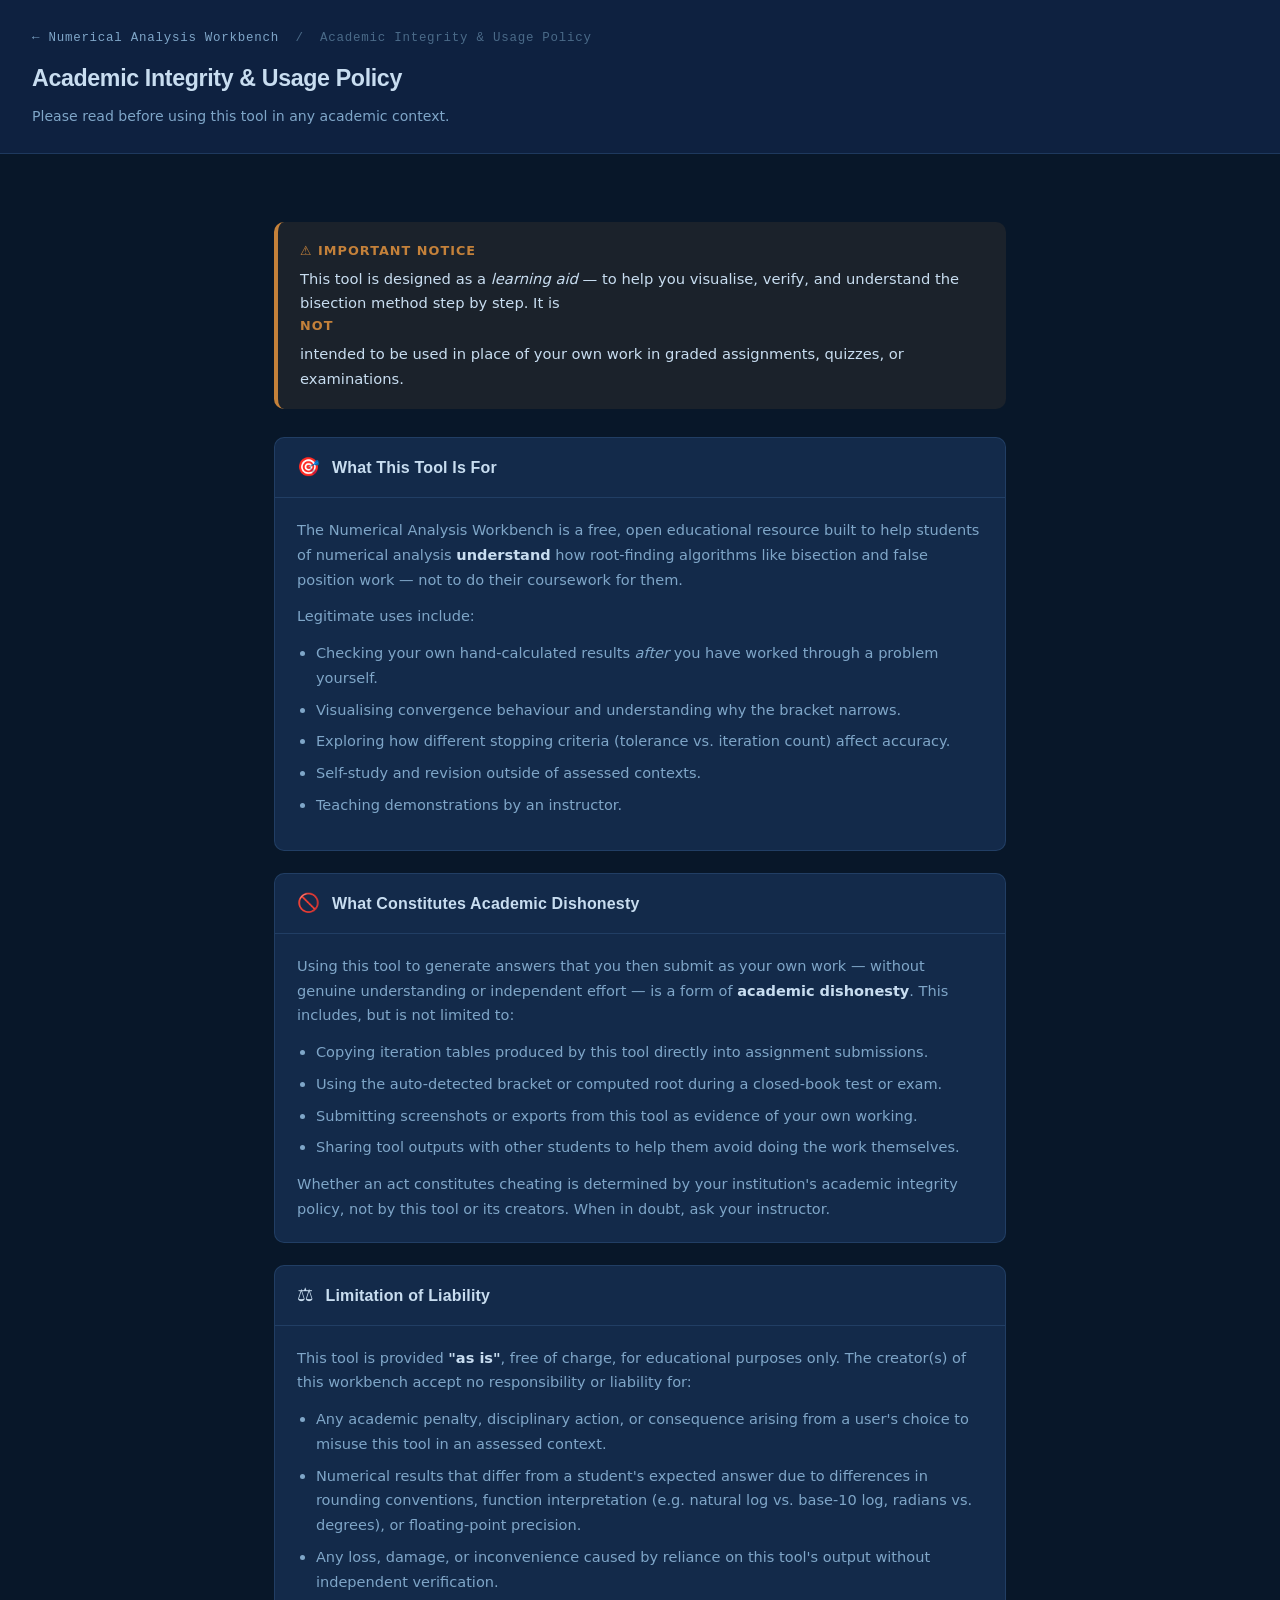
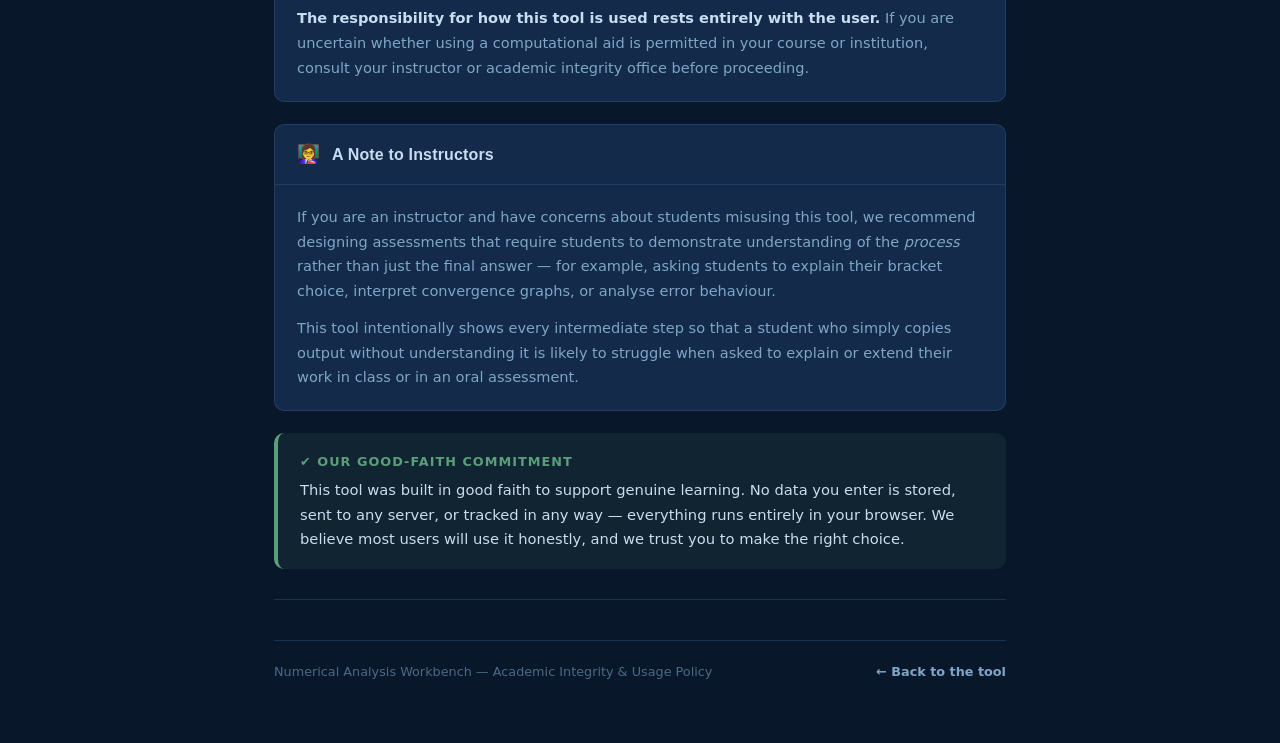
<file: concern.html>
<!DOCTYPE html>
<html lang="en">
<head>
<meta charset="UTF-8"/>
<meta name="viewport" content="width=device-width, initial-scale=1"/>
<title>Academic Integrity &amp; Usage Policy — Numerical Analysis Workbench</title>
<link rel="stylesheet" href="styles.css">
<style>
  :root{
    --bg-deep:#081729; --bg-mid:#0e2140; --panel:#132a4a;
    --line-soft:rgba(61,102,148,.35);
    --ink:#c8ddf0; --ink-dim:#7fa6c8; --ink-faint:#4a6a88;
    --accent:#3d6694; --accent-hi:#5b8ec4;
    --warn:#c4813a; --danger:#c45a5a; --ok:#5a9e7a;
    --radius:10px;
    --font-sans:'Inter','Segoe UI',system-ui,sans-serif;
    --font-mono:'IBM Plex Mono','Fira Code','Courier New',monospace;
  }
  *,*::before,*::after{ box-sizing:border-box; margin:0; padding:0; }
  html{ font-size:16px; scroll-behavior:smooth; }
  body{
    background:var(--bg-deep); color:var(--ink);
    font-family:var(--font-sans); line-height:1.7;
    min-height:100vh; padding:0 0 60px;
  }

  /* ── Header ── */
  .page-head{
    background:var(--bg-mid); border-bottom:1px solid var(--line-soft);
    padding:28px 32px 24px;
  }
  .page-head .breadcrumb{
    font-size:.78rem; color:var(--ink-faint);
    font-family:var(--font-mono); letter-spacing:.06em;
    margin-bottom:10px;
  }
  .page-head .breadcrumb a{ color:var(--ink-dim); text-decoration:none; }
  .page-head .breadcrumb a:hover{ color:var(--ink); }
  .page-head h1{
    font-size:1.45rem; font-weight:700; color:var(--ink);
    letter-spacing:-.015em; margin-bottom:6px;
  }
  .page-head .subtitle{ font-size:.88rem; color:var(--ink-dim); }

  .doc-shell{ max-width:780px; margin:0 auto; padding:40px 24px 0; }

  /* ── Alert box ── */
  .alert{
    border-radius:var(--radius); padding:18px 22px;
    margin-bottom:28px; border-left:4px solid;
    font-size:.92rem; line-height:1.65;
  }
  .alert-warn{ background:rgba(196,129,58,.1); border-color:var(--warn); }
  .alert-danger{ background:rgba(196,90,90,.1); border-color:var(--danger); }
  .alert-ok{ background:rgba(90,158,122,.1); border-color:var(--ok); }
  .alert strong{ display:block; font-size:.8rem; letter-spacing:.08em;
    text-transform:uppercase; margin-bottom:6px; }
  .alert-warn strong{ color:var(--warn); }
  .alert-danger strong{ color:var(--danger); }
  .alert-ok strong{ color:var(--ok); }

  /* ── Section ── */
  .sec{
    background:var(--panel); border:1px solid var(--line-soft);
    border-radius:var(--radius); margin-bottom:22px; overflow:hidden;
  }
  .sec-head{
    padding:16px 22px; border-bottom:1px solid var(--line-soft);
    display:flex; align-items:center; gap:12px;
  }
  .sec-icon{ font-size:1.15rem; line-height:1; }
  .sec-head h2{ font-size:1rem; font-weight:700; color:var(--ink); }
  .sec-body{ padding:20px 22px; font-size:.91rem; color:var(--ink-dim); }
  .sec-body p{ margin-bottom:12px; }
  .sec-body p:last-child{ margin-bottom:0; }
  .sec-body ul{ padding-left:1.3em; margin-bottom:12px; }
  .sec-body ul li{ margin-bottom:7px; }
  .sec-body ul li:last-child{ margin-bottom:0; }
  .sec-body strong{ color:var(--ink); }

  /* ── Divider ── */
  hr{ border:none; border-top:1px solid var(--line-soft); margin:30px 0; }

  /* ── Footer ── */
  .doc-foot{
    margin-top:40px; padding-top:20px;
    border-top:1px solid var(--line-soft);
    display:flex; justify-content:space-between; flex-wrap:wrap;
    gap:10px; font-size:.8rem; color:var(--ink-faint);
  }
  .doc-foot a{ color:var(--ink-dim); text-decoration:none; font-weight:600; }
  .doc-foot a:hover{ color:var(--ink); }

  /* ── Responsive ── */
  @media(max-width:520px){
    .page-head{ padding:20px 18px 18px; }
    .doc-shell{ padding:24px 16px 0; }
    .sec-body, .sec-head{ padding-left:16px; padding-right:16px; }
  }
</style>
</head>
<body>

<div class="page-head">
  <div class="breadcrumb">
    <a href="index.html">← Numerical Analysis Workbench</a>
    &nbsp;/&nbsp; Academic Integrity &amp; Usage Policy
  </div>
  <h1>Academic Integrity &amp; Usage Policy</h1>
  <div class="subtitle">Please read before using this tool in any academic context.</div>
</div>

<div class="doc-shell">

  <!-- ── Top warning ── -->
  <div class="alert alert-warn" style="margin-top:28px;">
    <strong>⚠ Important Notice</strong>
    This tool is designed as a <em>learning aid</em> — to help you
    visualise, verify, and understand the bisection method step by step.
    It is <strong>not</strong> intended to be used in place of your own work
    in graded assignments, quizzes, or examinations.
  </div>

  <!-- ── 1. What this tool is ── -->
  <div class="sec">
    <div class="sec-head">
      <span class="sec-icon">🎯</span>
      <h2>What This Tool Is For</h2>
    </div>
    <div class="sec-body">
      <p>
        The Numerical Analysis Workbench is a free, open educational resource built to
        help students of numerical analysis <strong>understand</strong> how root-finding
        algorithms like bisection and false position work — not to do their coursework for them.
      </p>
      <p>Legitimate uses include:</p>
      <ul>
        <li>Checking your own hand-calculated results <em>after</em> you have worked through a problem yourself.</li>
        <li>Visualising convergence behaviour and understanding why the bracket narrows.</li>
        <li>Exploring how different stopping criteria (tolerance vs. iteration count) affect accuracy.</li>
        <li>Self-study and revision outside of assessed contexts.</li>
        <li>Teaching demonstrations by an instructor.</li>
      </ul>
    </div>
  </div>

  <!-- ── 2. Academic dishonesty ── -->
  <div class="sec">
    <div class="sec-head">
      <span class="sec-icon">🚫</span>
      <h2>What Constitutes Academic Dishonesty</h2>
    </div>
    <div class="sec-body">
      <p>
        Using this tool to generate answers that you then submit as your own work —
        without genuine understanding or independent effort — is a form of
        <strong>academic dishonesty</strong>. This includes, but is not limited to:
      </p>
      <ul>
        <li>Copying iteration tables produced by this tool directly into assignment submissions.</li>
        <li>Using the auto-detected bracket or computed root during a closed-book test or exam.</li>
        <li>Submitting screenshots or exports from this tool as evidence of your own working.</li>
        <li>Sharing tool outputs with other students to help them avoid doing the work themselves.</li>
      </ul>
      <p>
        Whether an act constitutes cheating is determined by your institution's academic
        integrity policy, not by this tool or its creators. When in doubt, ask your instructor.
      </p>
    </div>
  </div>

  <!-- ── 3. No liability ── -->
  <div class="sec">
    <div class="sec-head">
      <span class="sec-icon">⚖️</span>
      <h2>Limitation of Liability</h2>
    </div>
    <div class="sec-body">
      <p>
        This tool is provided <strong>"as is"</strong>, free of charge, for educational purposes only.
        The creator(s) of this workbench accept no responsibility or liability for:
      </p>
      <ul>
        <li>
          Any academic penalty, disciplinary action, or consequence arising from a
          user's choice to misuse this tool in an assessed context.
        </li>
        <li>
          Numerical results that differ from a student's expected answer due to
          differences in rounding conventions, function interpretation (e.g. natural
          log vs. base-10 log, radians vs. degrees), or floating-point precision.
        </li>
        <li>
          Any loss, damage, or inconvenience caused by reliance on this tool's output
          without independent verification.
        </li>
      </ul>
      <p>
        <strong>The responsibility for how this tool is used rests entirely with the user.</strong>
        If you are uncertain whether using a computational aid is permitted in your
        course or institution, consult your instructor or academic integrity office before proceeding.
      </p>
    </div>
  </div>

  <!-- ── 4. A note to instructors ── -->
  <div class="sec">
    <div class="sec-head">
      <span class="sec-icon">👩‍🏫</span>
      <h2>A Note to Instructors</h2>
    </div>
    <div class="sec-body">
      <p>
        If you are an instructor and have concerns about students misusing this tool,
        we recommend designing assessments that require students to demonstrate
        understanding of the <em>process</em> rather than just the final answer —
        for example, asking students to explain their bracket choice, interpret
        convergence graphs, or analyse error behaviour.
      </p>
      <p>
        This tool intentionally shows every intermediate step so that a student who
        simply copies output without understanding it is likely to struggle when asked
        to explain or extend their work in class or in an oral assessment.
      </p>
    </div>
  </div>

  <!-- ── 5. Good faith note ── -->
  <div class="alert alert-ok">
    <strong>✔ Our Good-Faith Commitment</strong>
    This tool was built in good faith to support genuine learning. No data you enter
    is stored, sent to any server, or tracked in any way — everything runs entirely
    in your browser. We believe most users will use it honestly, and we trust you to
    make the right choice.
  </div>

  <hr/>

  <div class="doc-foot">
    <span>Numerical Analysis Workbench &mdash; Academic Integrity &amp; Usage Policy</span>
    <span>
      <a href="index.html">← Back to the tool</a>
    </span>
  </div>

</div><!-- .doc-shell -->
</body>
</html>
</file>
<file: styles.css>
/* ============================================================
     DESIGN TOKENS — "Drafting Table / Blueprint" system
     ============================================================ */
  :root{
    --bg:        #0F2240;
    --bg-deep:   #081729;
    --panel:     #173A60;
    --panel-2:   #1C4470;
    --line:      #3D6694;
    --line-soft: rgba(61,102,148,0.32);
    --ink:       #EDEAE0;
    --ink-dim:   #AEC0D6;
    --ink-faint: #7B93B0;
    --copper:    #C9784B;
    --copper-hi: #E2945F;
    --verdigris: #7FA68C;
    --danger:    #D9776B;
    --font-display: 'IBM Plex Sans Condensed', sans-serif;
    --font-body:    'IBM Plex Sans', sans-serif;
    --font-mono:    'IBM Plex Mono', monospace;
    --radius: 3px;
    --ease: cubic-bezier(.22,.68,0,1);
  }
  *{ box-sizing: border-box; }
  html{ color-scheme: dark; }
  body{
    margin:0;
    background:
      linear-gradient(var(--line-soft) 1px, transparent 1px) 0 0/ 100% 28px,
      linear-gradient(90deg, var(--line-soft) 1px, transparent 1px) 0 0/ 28px 100%,
      var(--bg);
    background-attachment: fixed;
    color: var(--ink);
    font-family: var(--font-body);
    font-size: 16px;
    line-height: 1.5;
    -webkit-font-smoothing: antialiased;
  }
  h1,h2,h3{ font-family: var(--font-display); margin:0; letter-spacing:.01em; }
  p{ margin: 0 0 .75em; color: var(--ink-dim); }
  a{ color: var(--copper-hi); text-decoration: underline; text-decoration-color: rgba(226,148,95,.4); text-underline-offset: .15em; }
  a:hover{ text-decoration-color: var(--copper-hi); }
  button, input, select{ font-family: inherit; }
  :focus-visible{ outline: 2px solid var(--copper-hi); outline-offset: 2px; border-radius: 2px; }
  .skip-link{ position:absolute; left:-999px; top:0; background:var(--copper); color:var(--bg-deep); padding:.5em 1em; z-index:200; font-weight:600; }
  .skip-link:focus{ left:8px; top:8px; }

  /* ---------- Shell layout ---------- */
  .shell{ display:flex; min-height:100vh; max-width: 1400px; margin: 0 auto; }
  .sheet-index{
    flex: 0 0 248px; background: var(--bg-deep);
    border-right: 1px solid var(--line-soft); padding: 22px 16px;
    position: sticky; top:0; align-self: flex-start; height: 100vh; overflow-y:auto;
  }
  .brand{ display:flex; align-items:center; gap:10px; margin-bottom: 26px; padding-bottom:16px; border-bottom: 1px solid var(--line-soft); }
  .brand-mark{ width:30px; height:30px; flex:none; }
  .brand-text{ font-family: var(--font-display); font-weight:700; font-size: 1rem; letter-spacing:.02em; line-height:1.15; }
  .brand-text small{ display:block; font-family: var(--font-mono); font-weight:400; font-size:.68rem; color: var(--ink-faint); letter-spacing:.08em; text-transform:uppercase; margin-top:2px; }
  .index-label{ font-family: var(--font-mono); font-size:.68rem; letter-spacing:.12em; text-transform:uppercase; color: var(--ink-faint); margin: 0 0 10px 6px; }
  .index-label-row{ display:flex; align-items:center; justify-content:space-between; gap:8px; margin: 0 0 10px 6px; }
  .index-label-row .index-label{ margin:0; }
  .sheet-toggle-btn{
    font-family: var(--font-mono); font-size:.62rem; letter-spacing:.06em; text-transform:uppercase;
    background:none; border:1px solid var(--line-soft); color: var(--ink-faint);
    padding:3px 9px; border-radius:3px; cursor:pointer; margin-right:6px;
    transition: color .15s, border-color .15s;
  }
  .sheet-toggle-btn:hover{ color: var(--ink); border-color: var(--line); }
  .sheet-list.is-collapsed{ display:none; }
  .sheet-list{ list-style:none; margin:0 0 24px; padding:0; display:flex; flex-direction:column; gap:4px; }
  .sheet-item{ display:flex; align-items:baseline; gap:10px; padding:9px 10px; border-radius: var(--radius); font-size:.92rem; color: var(--ink-dim); border-left: 2px solid transparent; cursor:pointer; transition: background .18s var(--ease), color .18s var(--ease), border-color .18s var(--ease); }
  .sheet-item:hover:not(.disabled):not(.active){ background: rgba(61,102,148,.18); color: var(--ink); }
  .sheet-item:focus-visible{ outline: 2px solid var(--copper-hi); outline-offset: -2px; }
  .sheet-item .num{ font-family: var(--font-mono); font-size:.78rem; color: var(--ink-faint); }
  .sheet-item.active{ background: var(--panel); color: var(--ink); border-left-color: var(--copper); }
  .sheet-item.active .num{ color: var(--copper-hi); }
  .sheet-item.disabled{ opacity:.45; cursor: default; }
  .sheet-item .soon{ font-family: var(--font-mono); font-size:.62rem; letter-spacing:.08em; text-transform:uppercase; margin-left:auto; color: var(--ink-faint); border:1px solid var(--line-soft); padding:1px 5px; border-radius:2px; }
  .sidebar-foot{ font-size:.78rem; color: var(--ink-faint); border-top:1px solid var(--line-soft); padding-top:14px; }
  .sidebar-foot a{ color: var(--ink-dim); }
  .mobile-nav{ display:none; }
  main.workbench{ flex:1; min-width:0; padding: 36px 40px 60px; }

  /* ---------- Hero ---------- */
  .hero{ display:grid; grid-template-columns: 1.1fr .9fr; gap:36px; align-items:center; padding-bottom: 30px; margin-bottom: 30px; border-bottom: 1px solid var(--line-soft); transition: opacity .22s var(--ease), transform .22s var(--ease); }
  .hero.is-swapping{ opacity:0; transform: translateY(8px); }
  @media (prefers-reduced-motion: reduce){ .hero{ transition:none; } }
  .hero h1{ font-size: clamp(1.7rem, 2.6vw, 2.35rem); font-weight:700; line-height:1.12; }
  .hero h1 .accent{ color: var(--copper-hi); }
  .hero-sub{ margin-top:12px; max-width: 46ch; }
  .hero-meta{ display:flex; gap:18px; margin-top:18px; font-family: var(--font-mono); font-size:.78rem; color: var(--ink-faint); flex-wrap:wrap; }
  .hero-meta span b{ color: var(--ink-dim); font-weight:600; }
  .hero-plate{ background: var(--panel); border:1px solid var(--line-soft); border-radius: var(--radius); padding: 14px; }
  .hero-plate-label{ font-family: var(--font-mono); font-size:.66rem; letter-spacing:.1em; text-transform:uppercase; color: var(--ink-faint); margin-bottom:6px; display:flex; justify-content:space-between; }
  .hero-plate svg{ display:block; width:100%; height:auto; }

  /* ---------- Panels ---------- */
  .panel{ background: var(--panel); border: 1px solid var(--line-soft); border-radius: var(--radius); margin-bottom: 26px; overflow:hidden; }
  .panel-head{ display:flex; align-items:baseline; justify-content:space-between; gap:12px; padding: 16px 22px; border-bottom: 1px solid var(--line-soft); }
  .panel-head h2{ font-size:1.05rem; font-weight:600; }
  .panel-head .plate-tag{ font-family: var(--font-mono); font-size:.68rem; color: var(--ink-faint); letter-spacing:.08em; text-transform:uppercase; }
  .panel-body{ padding: 22px; }

  /* ---------- Form ---------- */
  .field{ margin-bottom:18px; }
  .field label{ display:block; font-size:.84rem; font-weight:600; color: var(--ink-dim); margin-bottom:6px; }
  .field-hint{ font-size:.78rem; color: var(--ink-faint); margin-top:6px; }
  .field-row{ display:flex; gap:16px; flex-wrap:wrap; }
  .field-row > .field{ flex:1; min-width:140px; }
  input[type=text], input[type=number]{ width:100%; background: var(--bg-deep); border:1px solid var(--line); color: var(--ink); padding: 10px 12px; border-radius: var(--radius); font-family: var(--font-mono); font-size:.95rem; }
  input::placeholder{ color: var(--ink-faint); }
  input[type=text]:focus, input[type=number]:focus{ border-color: var(--copper-hi); }
  input.invalid{ border-color: var(--danger); }
  input[type=text]:disabled, input[type=number]:disabled{ opacity:.55; cursor:not-allowed; }
  .fx-row{ display:flex; align-items:center; gap:10px; }
  .validity-dot{ width:9px; height:9px; border-radius:50%; background: var(--ink-faint); flex:none; transition: background .2s var(--ease); }
  .validity-dot.ok{ background: var(--verdigris); }
  .validity-dot.bad{ background: var(--danger); }
  .example-link{ background:none; border:none; color: var(--copper-hi); font-size:.8rem; padding:0; cursor:pointer; text-decoration: underline; text-decoration-color: rgba(226,148,95,.4); }
  details.tutorial{ margin-top: 10px; border:1px dashed var(--line-soft); border-radius: var(--radius); padding: 4px 14px; }
  details.tutorial summary{ cursor:pointer; padding:10px 0; font-size:.85rem; font-weight:600; color: var(--ink-dim); list-style:none; display:flex; align-items:center; gap:8px;}
  details.tutorial summary::before{ content:"+"; color: var(--copper-hi); font-family: var(--font-mono); width:14px; }
  details.tutorial[open] summary::before{ content:"–"; }
  .tutorial-body{ padding: 4px 0 16px; font-size:.86rem; }
  .syntax-table{ width:100%; border-collapse: collapse; margin: 10px 0 14px; font-size:.84rem; }
  .syntax-table th, .syntax-table td{ text-align:left; padding:6px 10px; border-bottom:1px solid var(--line-soft); }
  .syntax-table th{ color: var(--ink-faint); font-weight:600; font-family: var(--font-mono); font-size:.72rem; text-transform:uppercase; letter-spacing:.06em; }
  .syntax-table td code{ font-family: var(--font-mono); color: var(--copper-hi); }
  .note-box{ background: rgba(217,119,107,.12); border-left:3px solid var(--danger); padding:10px 12px; font-size:.82rem; border-radius:2px; margin-top:10px; }
  .note-box.info{ background: rgba(127,166,140,.12); border-left-color: var(--verdigris); }
  fieldset{ border:none; padding:0; margin:0 0 18px; }
  fieldset > legend{ font-size:.84rem; font-weight:600; color: var(--ink-dim); margin-bottom:8px; padding:0; }
  .stop-options{ display:flex; flex-direction:column; gap:10px; }
  .stop-option{ display:flex; align-items:center; gap:10px; flex-wrap:wrap; padding:10px 12px; border:1px solid var(--line-soft); border-radius: var(--radius); }
  .stop-option.active-mode{ border-color: var(--copper); background: rgba(201,120,75,.08); }
  .stop-option input[type=radio]{ accent-color: var(--copper); width:16px; height:16px; flex:none; }
  .stop-option label.opt-label{ font-weight:600; font-size:.88rem; margin:0; flex:none; display:flex; align-items:center; gap:8px; }
  .stop-option .sub-input{ width:110px; margin-left:auto; }
  .stop-option .sub-input:disabled{ opacity:.4; }

  /* Hint line that sits on its own row below the label */
  .stop-option-hint{
    width: 100%;
    margin: 0 0 0 26px;
    font-size: .78rem;
    color: var(--ink-faint);
    order: 10;          /* always after radio + label */
  }

  /* ── Stop-criterion badge (default / legacy) ── */
  .stop-badge{
    display: inline-block;
    font-family: var(--font-mono);
    font-size: .6rem;
    font-weight: 500;
    letter-spacing: .07em;
    text-transform: uppercase;
    padding: 1px 7px;
    border-radius: 10px;
    border: 1px solid var(--line-soft);
    color: var(--ink-faint);
    vertical-align: middle;
    line-height: 1.6;
  }
  .stop-badge--default{
    border-color: rgba(201,120,75,.5);
    color: var(--copper-hi);
    background: rgba(201,120,75,.1);
  }

  /* ── Bracket sub-toggles (fine decimal + prefer negative) ── */
  .bracket-sub-toggles{
    display: flex;
    flex-direction: column;
    gap: 6px;
    width: 100%;
    margin: 6px 0 0 26px;  /* indent to align with radio label */
  }
  .bracket-sub-label{
    display: flex;
    align-items: center;
    gap: 8px;
    font-size: .82rem;
    font-weight: 500;
    color: var(--ink-dim);
    cursor: pointer;
    line-height: 1.4;
  }
  .bracket-sub-check{
    width: 15px;
    height: 15px;
    flex: none;
    accent-color: var(--copper);
    cursor: pointer;
  }
  .bracket-sub-hint{
    font-size: .75rem;
    color: var(--ink-faint);
    font-weight: 400;
  }

  .btn-row{ display:flex; gap:12px; align-items:center; flex-wrap:wrap; margin-top: 6px; }
  .btn{ font-family: var(--font-display); font-weight:600; font-size:.92rem; letter-spacing:.02em; padding: 11px 22px; border-radius: var(--radius); border:1px solid var(--line); background: var(--panel-2); color: var(--ink); cursor:pointer; transition: transform .12s var(--ease), background .15s; }
  .btn:hover{ background: #234d7c; }
  .btn:active{ transform: translateY(1px); }
  .btn--primary{ background: var(--copper); border-color: var(--copper); color: var(--bg-deep); }
  .btn--primary:hover{ background: var(--copper-hi); }
  .btn--ghost{ background: transparent; }
  .btn:disabled{ opacity:.4; cursor:not-allowed; }
  .btn-icon{ display:inline-flex; align-items:center; justify-content:center; width:38px; height:38px; padding:0; border-radius: var(--radius); }
  .status-msg{ margin-top:16px; padding:12px 14px; border-radius: var(--radius); font-size:.88rem; display:flex; gap:10px; align-items:flex-start; }
  .status-msg.error{ background: rgba(217,119,107,.14); border:1px solid rgba(217,119,107,.4); color:#F4D9D5; }
  .status-msg.success{ background: rgba(127,166,140,.14); border:1px solid rgba(127,166,140,.4); color:#DCEAE1; }
  .status-msg[hidden]{ display:none; }

  /* ---------- Solution box ---------- */
  .sol-inner{ display:flex; flex-direction:column; gap:22px; }
  .sol-group{ display:flex; flex-direction:column; gap:9px; }
  .sol-lbl{ font-family: var(--font-mono); font-size:.66rem; letter-spacing:.1em; text-transform:uppercase; color: var(--ink-faint); }
  .sol-eq{ font-family: var(--font-mono); font-size:1.05rem; background: var(--bg-deep); border:1px solid var(--line-soft); border-radius:var(--radius); padding:10px 16px; display:inline-block; color: var(--ink); }
  .bracket-box{ background: var(--bg-deep); border:1px solid var(--line-soft); border-radius:var(--radius); padding:14px 18px; display:flex; flex-direction:column; gap:8px; }
  .bc-row{ display:flex; align-items:center; gap:12px; flex-wrap:wrap; font-family:var(--font-mono); font-size:.86rem; }
  .bc-row + .bc-row.ivt-row{ margin-top:4px; padding-top:10px; border-top:1px solid var(--line-soft); }
  .sign-pill{ font-size:.69rem; font-weight:700; padding:2px 8px; border-radius:10px; letter-spacing:.03em; white-space:nowrap; }
  .sign-pill.neg{ background:rgba(217,119,107,.18); color:#F4D9D5; border:1px solid rgba(217,119,107,.35); }
  .sign-pill.pos{ background:rgba(127,166,140,.18); color:#DCEAE1; border:1px solid rgba(127,166,140,.35); }
  .sign-pill.ok { background:rgba(127,166,140,.18); color:var(--verdigris); border:1px solid rgba(127,166,140,.35); }
  .ivt-note{ font-size:.78rem; color:var(--ink-faint); }
  .result-row{ display:flex; align-items:center; gap:14px; flex-wrap:wrap; }
  .root-chip{ font-family:var(--font-mono); font-size:1.25rem; color:var(--copper-hi); background:var(--bg-deep); border:1px solid rgba(201,120,75,.3); border-radius:var(--radius); padding:10px 18px; }
  .conv-chip{ font-family:var(--font-mono); font-size:.7rem; color:var(--verdigris); background:rgba(127,166,140,.1); border:1px solid rgba(127,166,140,.3); padding:4px 10px; border-radius:10px; }
  .ae-note{ font-family:var(--font-mono); font-size:.78rem; color:var(--ink-faint); }

  /* ---------- Visualization ---------- */
  .viz-wrap{ background: var(--bg-deep); border-radius: var(--radius); padding: 10px; }
  #bisection-graph{ display:block; width:100%; height:auto; }
  .viz-controls{ display:flex; align-items:center; gap:14px; margin-top:16px; flex-wrap:wrap; }
  .step-indicator{ font-family: var(--font-mono); font-size:.82rem; color: var(--ink-dim); margin-left:auto; }
  .speed-select{ background: var(--bg-deep); border:1px solid var(--line); color: var(--ink); border-radius: var(--radius); padding:8px 10px; font-size:.84rem; }
  .reading-row{ display:flex; gap: 22px; margin-top:14px; flex-wrap:wrap; font-family: var(--font-mono); font-size:.84rem; }
  .reading-row .reading b{ display:block; color: var(--ink-faint); font-size:.66rem; text-transform:uppercase; letter-spacing:.08em; font-weight:400; margin-bottom:3px; }
  .reading-row .reading span{ color: var(--ink); font-size:.98rem; }
  .reading-row .reading.c-value span{ color: var(--copper-hi); }
  .reading-row .reading.converged span{ color: var(--verdigris); }

  /* ---------- Table ---------- */
  .table-scroll{ overflow-x:auto; }
  table.iter-table{ width:100%; border-collapse: collapse; font-family: var(--font-mono); font-size:.84rem; min-width: 880px; }
  table.iter-table th, table.iter-table td{ padding:8px 10px; text-align:right; border-bottom:1px solid var(--line-soft); white-space:nowrap; }
  table.iter-table th:first-child, table.iter-table td:first-child{ text-align:left; }
  table.iter-table thead th{ color: var(--ink-faint); font-size:.68rem; text-transform:uppercase; letter-spacing:.06em; font-family: var(--font-body); font-weight:600; position:sticky; top:0; background: var(--panel); }
  table.iter-table tbody tr{ transition: background .2s var(--ease); }
  table.iter-table tbody tr.active-row{ background: rgba(201,120,75,.16); }
  table.iter-table tbody tr.converged-row td{ color: var(--verdigris); }
  /* value colors */
  table.iter-table td.neg-val{ color: var(--danger); }
  table.iter-table td.pos-val{ color: var(--verdigris); }
  table.iter-table td.c-val{ color: var(--copper-hi); font-weight:600; }
  table.iter-table td.mini-cell{ padding:3px 8px; vertical-align:middle; }
  .table-note{ font-family:var(--font-mono); font-size:.72rem; color:var(--ink-faint); margin-top:10px; }
  .export-row{ display:flex; gap:12px; margin-top:18px; flex-wrap:wrap; align-items:center; }
  .export-note{ font-size:.78rem; color: var(--ink-faint); }

  /* ---------- Capture credit ---------- */
  .capture-credit{ font-family: var(--font-mono); font-size:.72rem; color: var(--ink-faint); padding-top:12px; margin-top:12px; border-top:1px dashed var(--line-soft); text-align:right; }

  /* ---------- Footer ---------- */
  footer.site-foot{ margin-top: 40px; padding-top: 22px; border-top:1px solid var(--line-soft); display:flex; justify-content:space-between; gap:16px; flex-wrap:wrap; font-size:.82rem; color: var(--ink-faint); }
  footer.site-foot a{ color: var(--ink-dim); font-weight:600; }
  .visually-hidden{ position:absolute; width:1px; height:1px; overflow:hidden; clip:rect(0,0,0,0); white-space:nowrap; }

  @media (prefers-reduced-motion: reduce){ *{ animation-duration:.001ms !important; animation-iteration-count:1 !important; transition-duration:.001ms !important; } }
  @media (max-width: 900px){ .hero{ grid-template-columns:1fr; } }

  /* ---- tablet / small desktop ---- */
  @media (max-width: 760px){
    .shell{ flex-direction:column; }
    .sheet-index{ display:none; }
    .mobile-nav{ display:flex; gap:8px; overflow-x:auto; position:sticky; top:0; z-index:20; background: var(--bg-deep); padding:10px 14px; border-bottom:1px solid var(--line-soft); -webkit-overflow-scrolling:touch; }
    .mobile-nav button{ flex:none; font-family: var(--font-mono); font-size:.76rem; padding:8px 14px; border-radius: 20px; border:1px solid var(--line); background: var(--panel); color: var(--ink-dim); min-height:40px; touch-action:manipulation; transition: background .18s var(--ease), color .18s var(--ease), border-color .18s var(--ease); }
    .mobile-nav button.active{ background: var(--copper); color: var(--bg-deep); border-color: var(--copper); font-weight:600; }
    main.workbench{ padding: 22px 14px 50px; }
    .field-row{ flex-direction:column; }
    .panel-body{ padding: 16px 14px; }
    .panel-head{ padding: 14px 16px; flex-wrap:wrap; }

    /* WCAG 2.5.5 — 44 × 44 px minimum touch target */
    .btn{ min-height:44px; display:inline-flex; align-items:center; justify-content:center; }
    .btn-icon{ width:44px; height:44px; }

    /* Solve/Reset row — primary full-width, ghost stays compact */
    .btn-row{ flex-wrap:wrap; }
    .btn-row .btn--primary{ width:100%; }

    /* Stop-criterion options — sub-input drops below label */
    .stop-option{ flex-wrap:wrap; }
    .stop-option .sub-input{ width:100%; max-width:180px; margin-left:0; margin-top:6px; order:10; }

    /* IVT sign-check rows — vertical stack so nothing overflows */
    .bc-row{ flex-direction:column; align-items:flex-start; gap:4px; }

    /* Viz controls — play buttons cluster left, step count wraps below */
    .viz-controls{ flex-wrap:wrap; gap:8px; }
    .step-indicator{ margin-left:0; width:100%; text-align:center; order:10; margin-top:2px; }
    .speed-select{ margin-left:auto; }

    /* Readings — 2-column grid instead of a long horizontal row */
    .reading-row{ display:grid; grid-template-columns:1fr 1fr; gap:10px 14px; }
    #read-converged-wrap{ grid-column:1/-1; }

    /* Export buttons — full-width stacked (most important on mobile!) */
    .export-row{ flex-direction:column; align-items:stretch; }
    .export-row > .btn{ width:100%; justify-content:center; }

    /* Solution equation — allow break on narrow screens */
    .sol-eq{ word-break:break-all; font-size:.95rem; }

    /* Result chip row — wrap gracefully */
    .result-row{ flex-direction:column; align-items:flex-start; gap:8px; }

    /* Bracket sub-toggles — reduce indent on mobile */
    .bracket-sub-toggles{ margin-left: 0; }
    .stop-option-hint{ margin-left: 0; }
  }

  /* ---- small phones (≤ 480 px) ---- */
  @media (max-width: 480px){
    main.workbench{ padding:14px 10px 40px; }
    .hero{ padding-bottom:14px; margin-bottom:14px; }
    .hero h1{ font-size:1.4rem; }
    .hero-meta{ flex-direction:column; gap:5px; }
    .hero-plate{ display:none; }           /* saves ~180px height on a small phone */
    .hero-sub{ margin-top:8px; }
    .field-hint{ font-size:.74rem; }
    .reading-row .reading span{ font-size:.9rem; }
    .root-chip{ font-size:1.05rem; }
    .panel-body{ padding:12px 10px; }
    .syntax-table{ font-size:.78rem; }
    .syntax-table th, .syntax-table td{ padding:5px 7px; }
    .sol-eq{ font-size:.85rem; padding:8px 12px; }
    /* Table on tiny screens — slightly smaller mono text */
    table.iter-table{ font-size:.76rem; }
    table.iter-table th, table.iter-table td{ padding:6px 7px; }
    /* Export note hint below buttons */
    .export-note{ font-size:.72rem; margin-top:4px; }
  }
</file>
